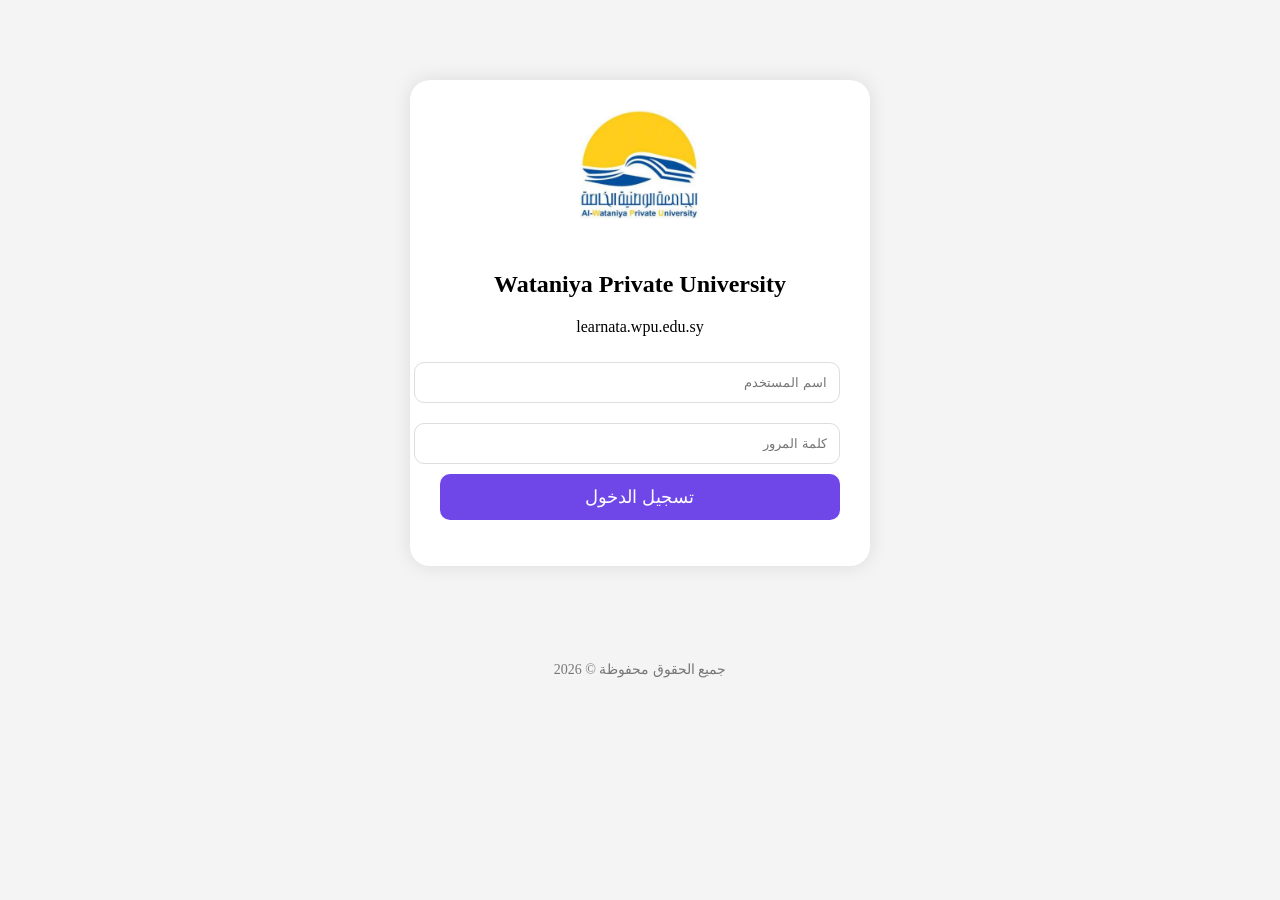
<file: index.html>
<!DOCTYPE html>
<html lang="ar" dir="rtl">

<head>
<meta charset="UTF-8">
<meta name="viewport" content="width=device-width, initial-scale=1.0">
<title>Learnata WPU</title>

<link rel="stylesheet" href="style.css">
</head>

<body>
  <script>
if(sessionStorage.getItem("logged")!=="yes"){
window.location.href="login.html";
}
</script>

<div class="top-header">

<div class="university">

<img src="images/logo.png" class="header-logo">

<div>
<h2>Wataniya Private University (WPU)</h2>
<p>learnata.wpu.edu.sy</p>
</div>

</div>

<div class="user-info">

<img src="images/profile.jpg" class="top-profile">

<div>
<h3>شام خالد صليعي</h3>
<p>202310199</p>
</div>

</div>

</div>



</div>
<div class="layout">

<div class="sidebar">

<div class="menu-item">👤 ملفي</div>
<div class="submenu">
<a href="profile.html">الشخصي</a>
<a href="profile.html">الأكاديمي</a>
<a href="my-financial.html">المالي</a>
</div>

<div class="menu-item">📅 التقويم</div>
<div class="submenu">
<a href="#">التقويم الأكاديمي</a>
<a href="#">جدول المحاضرات</a>
<a href="#">جدول الامتحانات</a>
<a href="#">تقويمي</a>
</div>

<div class="menu-item">📊 الدرجات</div>
<div class="submenu">
<a href="semesters.html">حالتي عبر الفصول</a>
<a href="grades.html">كشف علامات الفصل الحالي</a>
<a href="grades.html">كشف علامات حسب الفصول</a>
</div>

<div class="menu-item">📝 التسجيل</div>
<div class="submenu">
<a href="#">قواعد التسجيل</a>
<a href="#">المقررات المتبقية</a>
<a href="#">المقررات المتاحة</a>
<a href="#">تسجيل المقررات</a>
<a href="#">إضافة وسحب المقررات</a>
<a href="#">تغيير الفئات</a>
<a href="#">تجميد الدراسة</a>
</div>

<div class="menu-item">💰 المالي</div>
<div class="submenu">
<a href="financial.html">كشف الحساب</a>
<a href="#">البنوك</a>
<a href="#">الدفع الإلكتروني</a>
</div>

<div class="menu-item">🏛 الخدمات</div>
<div class="submenu">
<a href="#">المكتبة الإلكترونية</a>
<a href="#">الكتب الجامعية</a>
<a href="#">السكن</a>
<a href="#">مخبر الأسنان</a>
</div>

<div class="menu-item">📋 الاستبيانات</div>
<div class="submenu">
<a href="#">الاستبيانات</a>
</div>

<div class="menu-item">🎓 المحتوى الأكاديمي</div>
<div class="submenu">
<a href="#">المحتوى الأكاديمي</a>
</div>

<div class="menu-item">🏢 الحرم الذكي</div>
<div class="submenu">
<a href="#">الحرم الذكي</a>
</div>

<div class="menu-item" onclick="logout()">🚪 تسجيل الخروج</div>
</div>

<div class="main-content">


<div class="card">

<h1>لوحة الطالب</h1>

<div class="stats">

<div class="stat-box">
<h2>202310199</h2>
<p>الرقم الجامعي</p>
</div>

<div class="stat-box">
<h2>الصيدلة</h2>
<p>التخصص</p>
</div>

<div class="stat-box">
<h2>السنة الثالثة</h2>
<p>المستوى</p>
</div>

<div class="stat-box">
<h2>1.87</h2>
<p>المعدل التراكمي</p>
</div>

</div>

</div>

</div>


<script>

let items=document.querySelectorAll(".menu-item");

items.forEach(item=>{

item.addEventListener("click",()=>{

let next=item.nextElementSibling;

next.classList.toggle("show");

});

});
function logout(){

sessionStorage.removeItem("logged");

window.location.href="login.html";

}
</script>

</body>
</html>
</file>
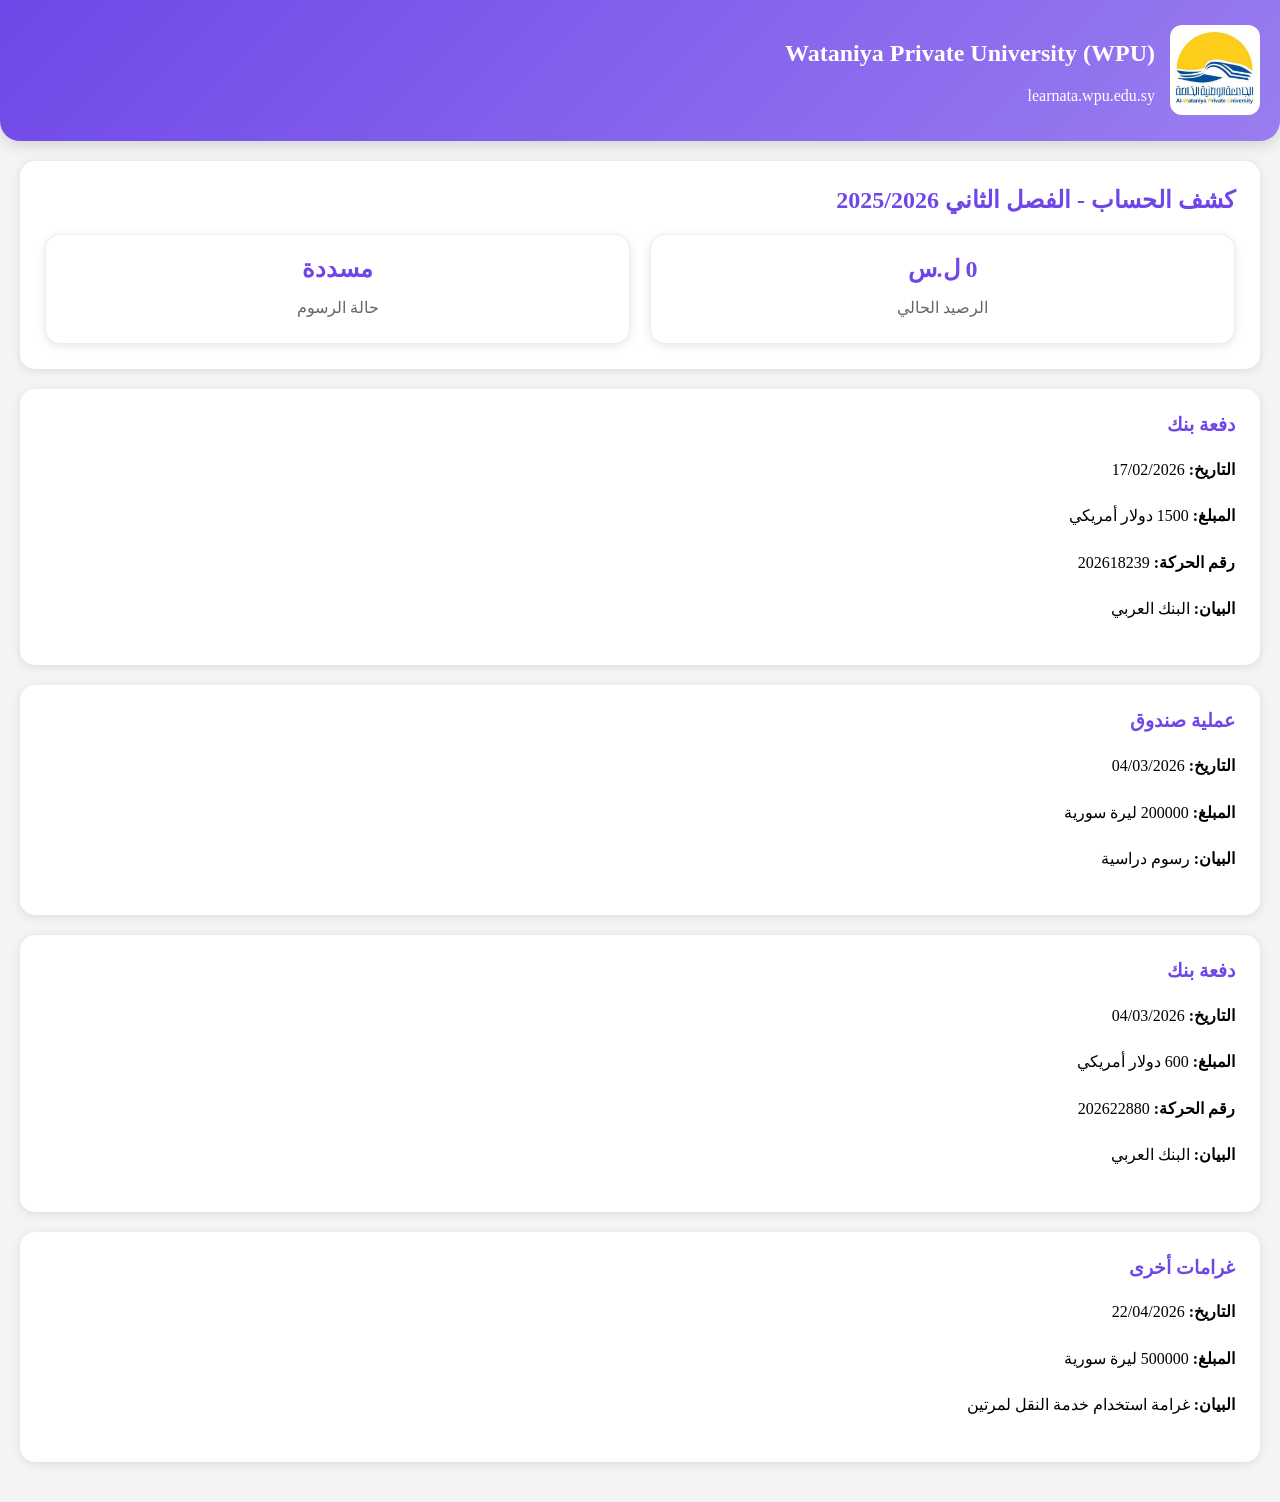
<file: financial.html>
<!DOCTYPE html>
<html lang="ar" dir="rtl">

<head>
<meta charset="UTF-8">
<meta name="viewport" content="width=device-width, initial-scale=1.0">
<title>كشف الحساب</title>
<link rel="stylesheet" href="style.css">
</head>

<body>

<div class="top-header">

<div class="university">

<img src="images/logo.png" class="header-logo">

<div>
<h2>Wataniya Private University (WPU)</h2>
<p>learnata.wpu.edu.sy</p>
</div>

</div>

</div>

<div class="main-content">

<div class="card">

<h2>كشف الحساب - الفصل الثاني 2025/2026</h2>

<div class="stats">

<div class="stat-box">
<h2>0 ل.س</h2>
<p>الرصيد الحالي</p>
</div>

<div class="stat-box">
<h2>مسددة</h2>
<p>حالة الرسوم</p>
</div>

</div>

</div>

<div class="card">

<h3>دفعة بنك</h3>

<p><strong>التاريخ:</strong> 17/02/2026</p>

<p><strong>المبلغ:</strong> 1500 دولار أمريكي</p>

<p><strong>رقم الحركة:</strong> 202618239</p>

<p><strong>البيان:</strong> البنك العربي</p>

</div>

<div class="card">

<h3>عملية صندوق</h3>

<p><strong>التاريخ:</strong> 04/03/2026</p>

<p><strong>المبلغ:</strong> 200000 ليرة سورية</p>

<p><strong>البيان:</strong> رسوم دراسية</p>

</div>

<div class="card">

<h3>دفعة بنك</h3>

<p><strong>التاريخ:</strong> 04/03/2026</p>

<p><strong>المبلغ:</strong> 600 دولار أمريكي</p>

<p><strong>رقم الحركة:</strong> 202622880</p>

<p><strong>البيان:</strong> البنك العربي</p>

</div>

<div class="card">

<h3>غرامات أخرى</h3>

<p><strong>التاريخ:</strong> 22/04/2026</p>

<p><strong>المبلغ:</strong> 500000 ليرة سورية</p>

<p><strong>البيان:</strong> غرامة استخدام خدمة النقل لمرتين</p>

</div>

</div>

</body>
</html>
</file>
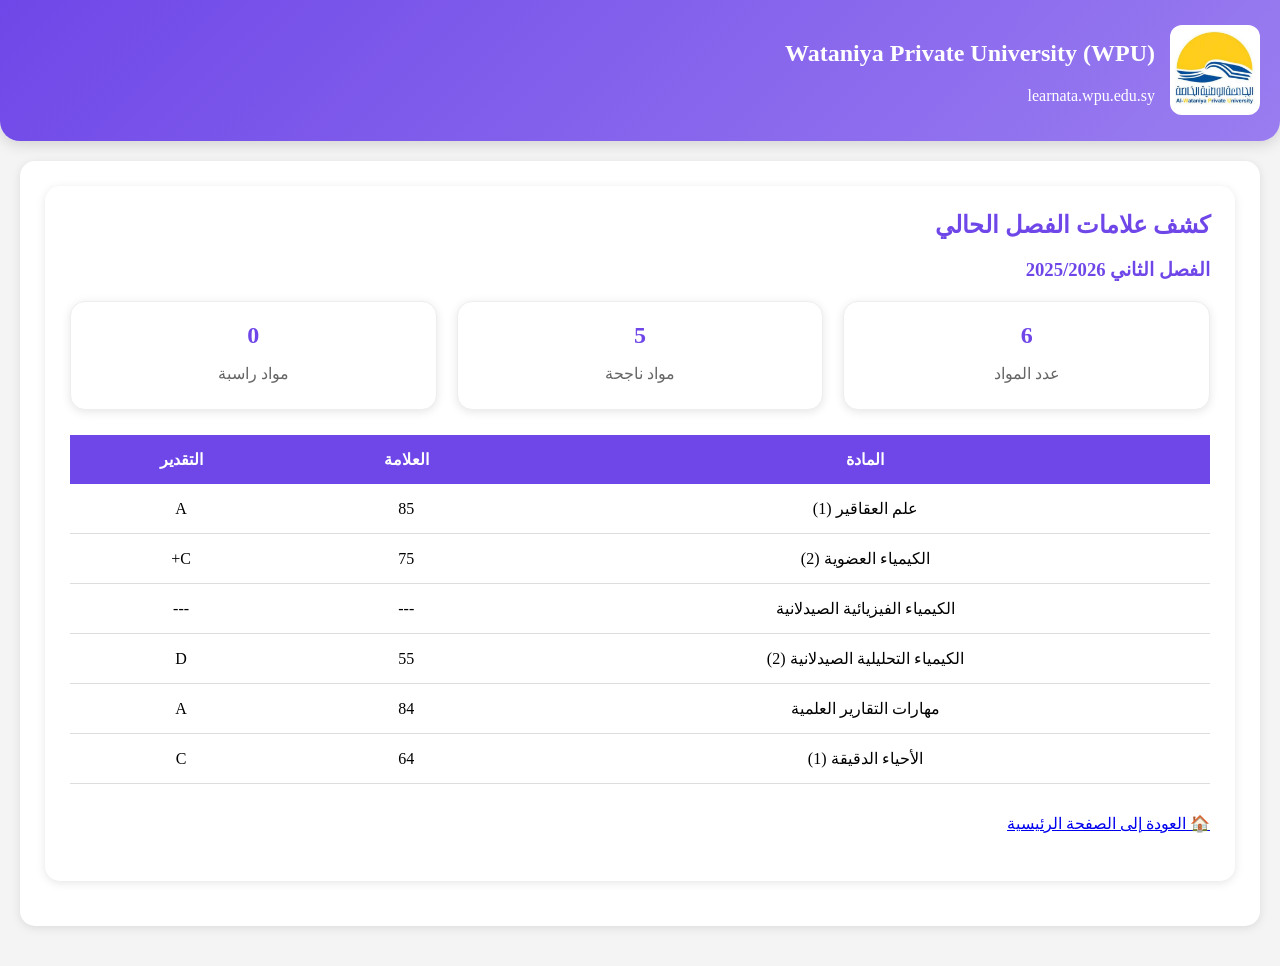
<file: grades.html>
<!DOCTYPE html>
<html lang="ar" dir="rtl">

<head>
<meta charset="UTF-8">
<meta name="viewport" content="width=device-width, initial-scale=1.0">
<title>كشف علامات الفصل الحالي</title>
<link rel="stylesheet" href="style.css">
</head>

<body>

<div class="top-header">

<div class="university">

<img src="images/logo.png" class="header-logo">

<div>
<h2>Wataniya Private University (WPU)</h2>
<p>learnata.wpu.edu.sy</p>
</div>

</div>

</div>

<div class="main-content">
<div class="card">


<div class="card">

<h2>كشف علامات الفصل الحالي</h2>

<h3>الفصل الثاني 2025/2026</h3>

<div class="stats">

<div class="stat-box">
<h2>6</h2>
<p>عدد المواد</p>
</div>

<div class="stat-box">
<h2>5</h2>
<p>مواد ناجحة</p>
</div>

<div class="stat-box">
<h2>0</h2>
<p>مواد راسبة</p>
</div>


</div>

<table class="grades-table">

<tr>
<th>المادة</th>
<th>العلامة</th>
<th>التقدير</th>
</tr>

<tr>
<td>علم العقاقير (1)</td>
<td>85</td>
<td>A</td>
</tr>

<tr>
<td>الكيمياء العضوية (2)</td>
<td>75</td>
<td>C+</td>
</tr>

<tr>
<td>الكيمياء الفيزيائية الصيدلانية</td>
<td>---</td>
<td>---</td>
</tr>

<tr>
<td>الكيمياء التحليلية الصيدلانية (2)</td>
<td>55</td>
<td>D</td>
</tr>

<tr>
<td>مهارات التقارير العلمية</td>
<td>84</td>
<td>A</td>
</tr>

<tr>
<td>الأحياء الدقيقة (1)</td>
<td>64</td>
<td>C</td>
</tr>

</table>

<p style="margin-top:25px;">
<a href="index.html">🏠 العودة إلى الصفحة الرئيسية</a>
</p>

</div>

</div>

</body>
</html>
</file>
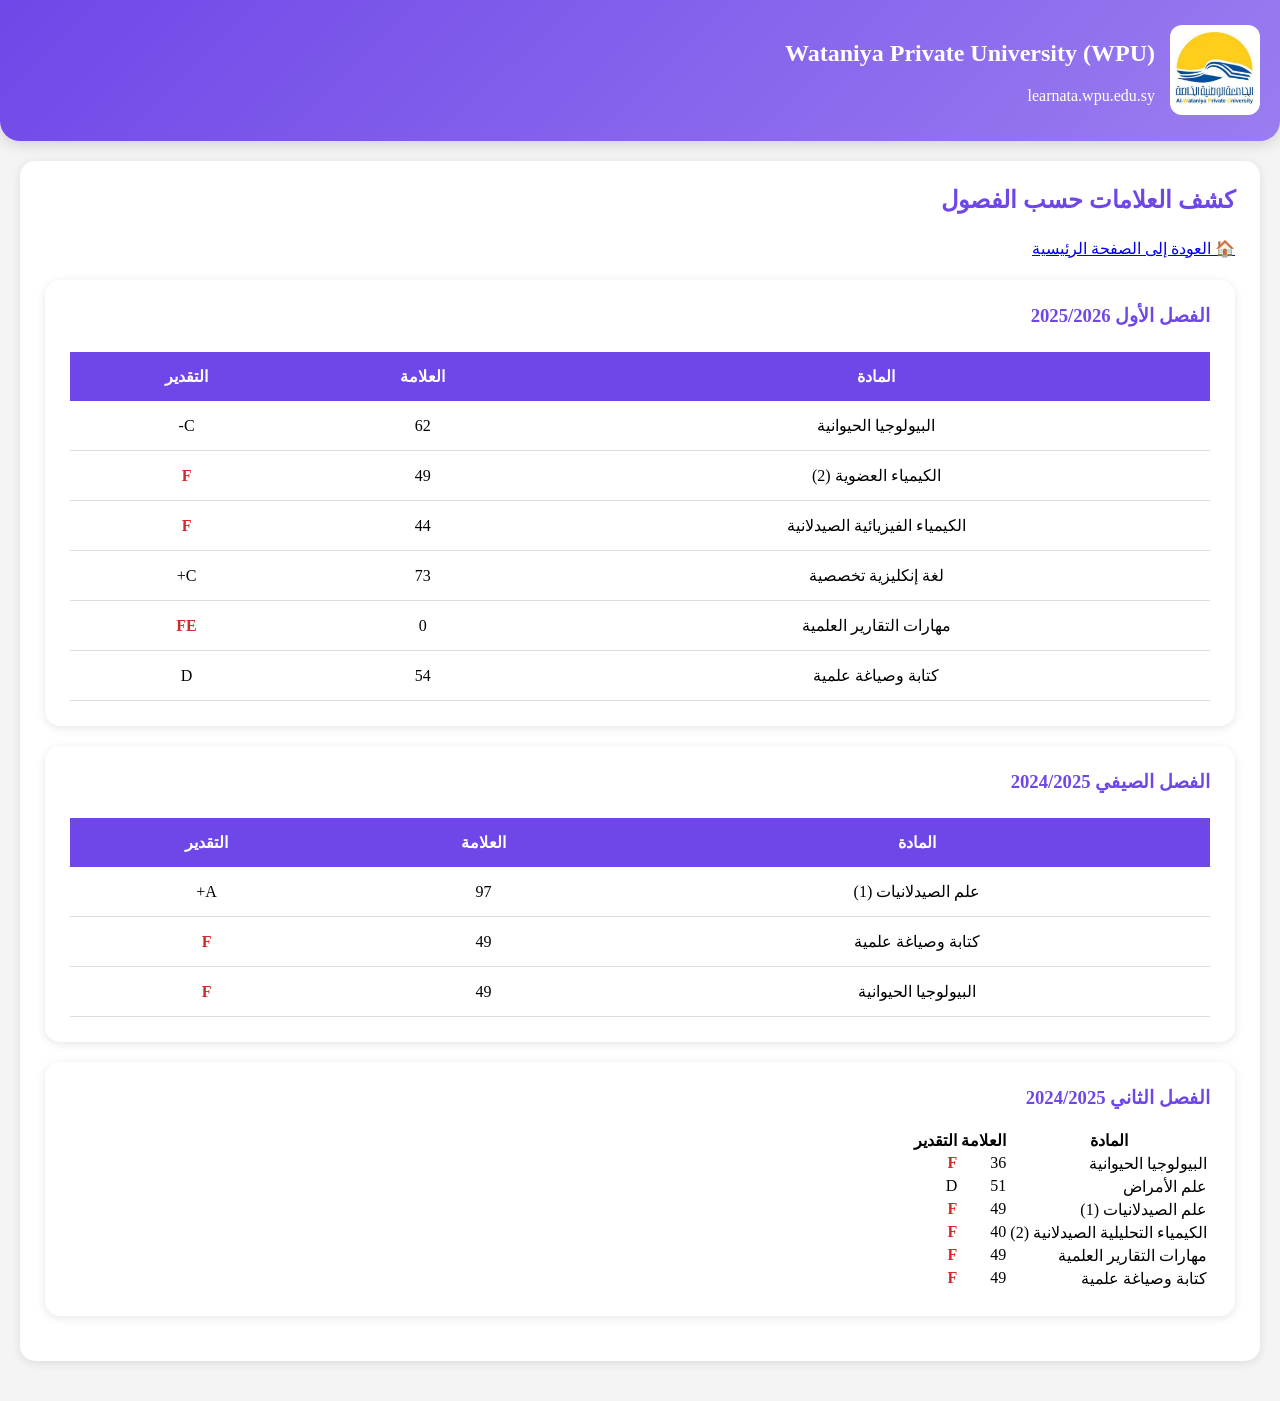
<file: grades_by_semesters.html>
<!DOCTYPE html>
<html lang="ar" dir="rtl">

<head>
<meta charset="UTF-8">
<meta name="viewport" content="width=device-width, initial-scale=1.0">
<title>كشف العلامات حسب الفصول</title>

<link rel="stylesheet" href="style.css">

</head>

<body>

<div class="top-header">

<div class="university">

<img src="images/logo.png" class="header-logo">

<div>
<h2>Wataniya Private University (WPU)</h2>
<p>learnata.wpu.edu.sy</p>
</div>

</div>

</div>

<div class="main-content">

<div class="card">

<h2>كشف العلامات حسب الفصول</h2>

<p>
<a href="index.html">🏠 العودة إلى الصفحة الرئيسية</a>
</p>

<div class="card">

<h3>الفصل الأول 2025/2026</h3>

<table class="grades-table">

<tr>
<th>المادة</th>
<th>العلامة</th>
<th>التقدير</th>
</tr>

<tr>
<td>البيولوجيا الحيوانية</td>
<td>62</td>
<td>C-</td>
</tr>

<tr>
<td>الكيمياء العضوية (2)</td>
<td>49</td>
<td class="fail">F</td>
</tr>

<tr>
<td>الكيمياء الفيزيائية الصيدلانية</td>
<td>44</td>
<td class="fail">F</td>
</tr>

<tr>
<td>لغة إنكليزية تخصصية</td>
<td>73</td>
<td>C+</td>
</tr>

<tr>
<td>مهارات التقارير العلمية</td>
<td>0</td>
<td class="fail">FE</td>
</tr>

<tr>
<td>كتابة وصياغة علمية</td>
<td>54</td>
<td>D</td>
</tr>

</table>

</div>
<div class="card">

<h3>الفصل الصيفي 2024/2025</h3>

<table class="grades-table">

<tr>
<th>المادة</th>
<th>العلامة</th>
<th>التقدير</th>
</tr>

<tr>
<td>علم الصيدلانيات (1)</td>
<td>97</td>
<td>A+</td>
</tr>

<tr>
<td>كتابة وصياغة علمية</td>
<td>49</td>
<td class="fail">F</td>
</tr>

<tr>
<td>البيولوجيا الحيوانية</td>
<td>49</td>
<td class="fail">F</td>
</tr>

</table>

</div>
  <div class="card">

<h3>الفصل الثاني 2024/2025</h3>

<table>

<tr>
<th>المادة</th>
<th>العلامة</th>
<th>التقدير</th>
</tr>

<tr>
<td>البيولوجيا الحيوانية</td>
<td>36</td>
<td class="fail">F</td>
</tr>

<tr>
<td>علم الأمراض</td>
<td>51</td>
<td>D</td>
</tr>

<tr>
<td>علم الصيدلانيات (1)</td>
<td>49</td>
<td class="fail">F</td>
</tr>

<tr>
<td>الكيمياء التحليلية الصيدلانية (2)</td>
<td>40</td>
<td class="fail">F</td>
</tr>

<tr>
<td>مهارات التقارير العلمية</td>
<td>49</td>
<td class="fail">F</td>
</tr>

<tr>
<td>كتابة وصياغة علمية</td>
<td>49</td>
<td class="fail">F</td>
</tr>

</table>

</div>
</div>

</div>

</body>
</html>
</file>
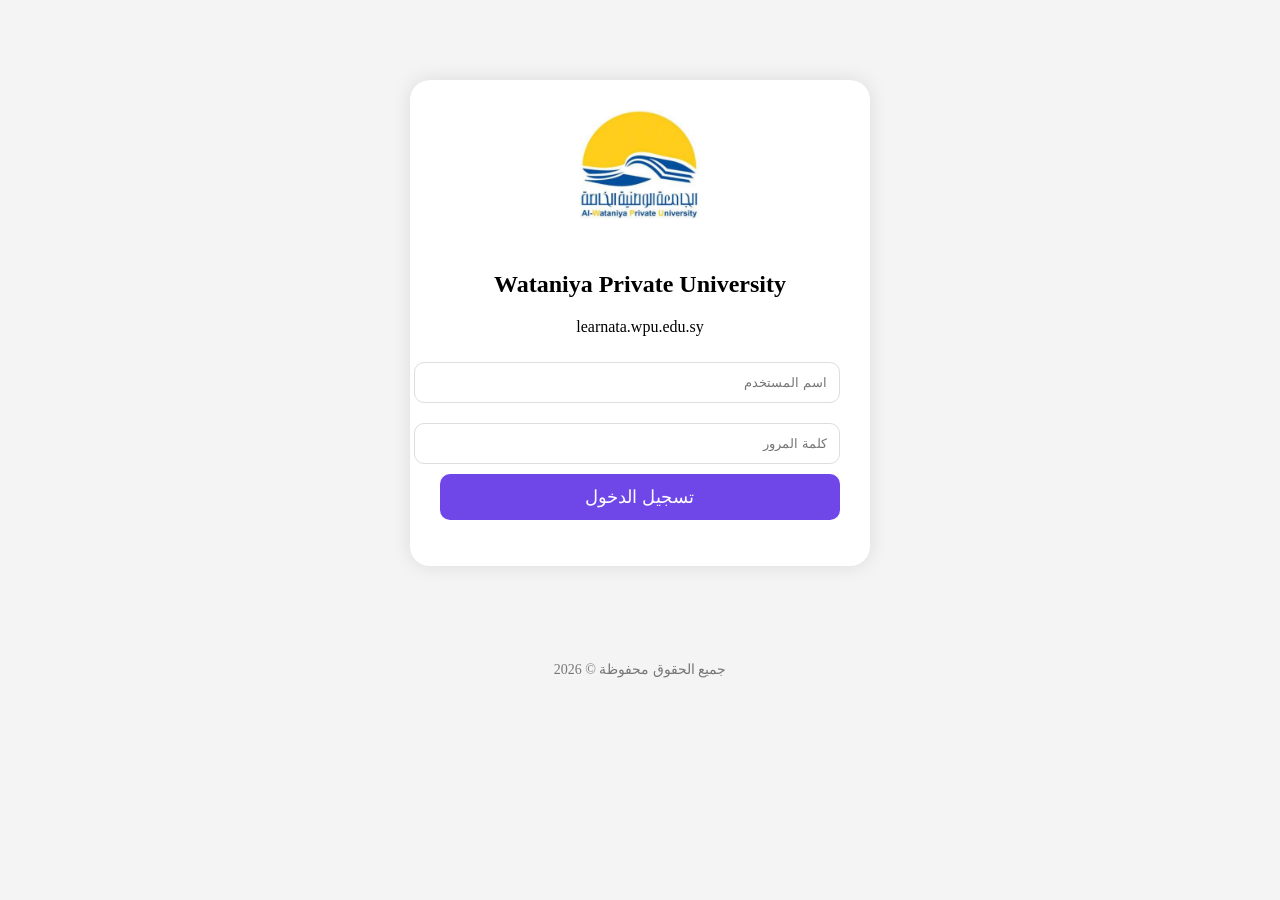
<file: login.html>
<!DOCTYPE html>
<html lang="ar" dir="rtl">

<head>
<meta charset="UTF-8">
<meta name="viewport" content="width=device-width, initial-scale=1.0">
<title>تسجيل الدخول</title>

<link rel="stylesheet" href="style.css">

<style>

.login-box{
width:400px;
max-width:90%;
background:white;
padding:30px;
border-radius:20px;
box-shadow:0 0 20px rgba(0,0,0,0.1);
margin:80px auto;
text-align:center;
}

.login-logo{
width:120px;
margin-bottom:20px;
}

.login-box input{
width:100%;
padding:12px;
margin:10px 0;
border:1px solid #ddd;
border-radius:10px;
}

.login-btn{
width:100%;
padding:12px;
border:none;
border-radius:10px;
background:#6f47e8;
color:white;
font-size:18px;
cursor:pointer;
}

.error{
color:red;
margin-top:10px;
}

</style>

</head>

<body>

<div class="login-box">

<img src="images/logo.png" class="login-logo">

<h2>Wataniya Private University</h2>

<p>learnata.wpu.edu.sy</p>

<input type="text" id="username" placeholder="اسم المستخدم">

<input type="password" id="password" placeholder="كلمة المرور">

<button class="login-btn" onclick="login()">
تسجيل الدخول
</button>

<p id="error" class="error"></p>

</div>

<script>

function login(){

let user=document.getElementById("username").value;
let pass=document.getElementById("password").value;

if(user==="202310199" && pass==="sham12345"){

sessionStorage.setItem("logged","yes");
window.location.href="index.html";

}

else{

document.getElementById("error").innerText="بيانات الدخول غير صحيحة";

}

}

</script>
  
<div class="footer">
جميع الحقوق محفوظة © 2026
</div>
</body>

</html>
</file>
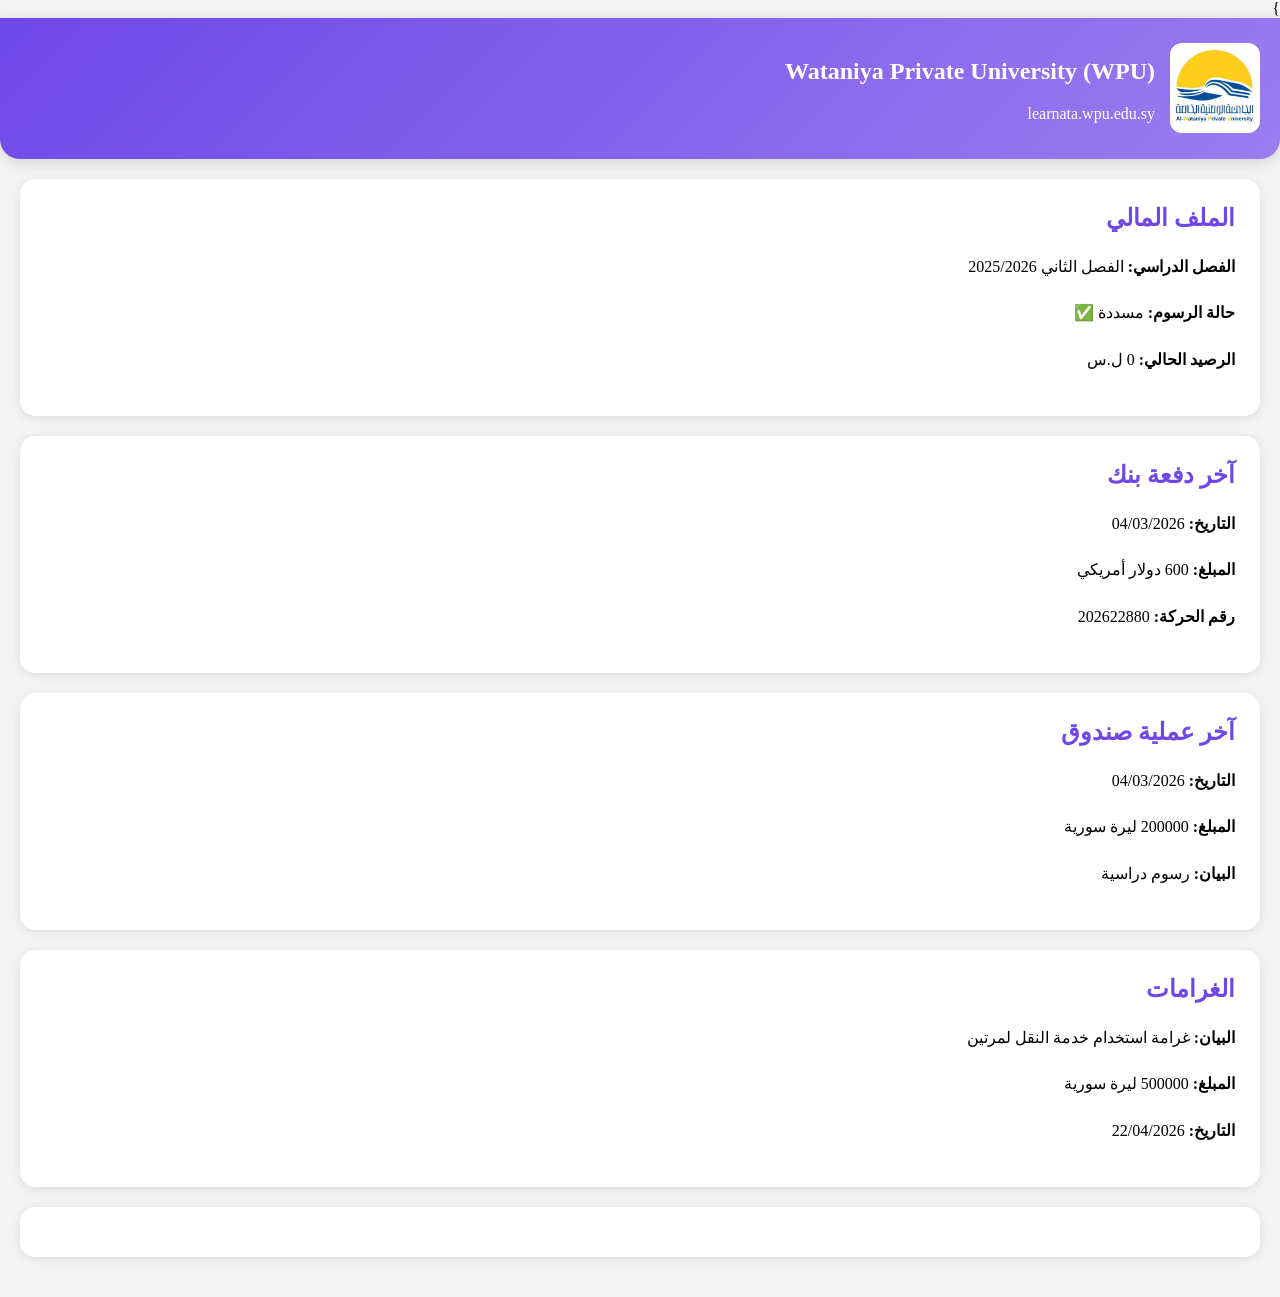
<file: my-financial.html>
}
<!DOCTYPE html>
<html lang="ar" dir="rtl">

<head>
<meta charset="UTF-8">
<meta name="viewport" content="width=device-width, initial-scale=1.0">
<title>الملف المالي</title>
<link rel="stylesheet" href="style.css">
</head>

<body>

<div class="top-header">

<div class="university">

<img src="images/logo.png" class="header-logo">

<div>
<h2>Wataniya Private University (WPU)</h2>
<p>learnata.wpu.edu.sy</p>
</div>

</div>

</div>

<div class="main-content">

<div class="card">

<h2>الملف المالي</h2>

<p><strong>الفصل الدراسي:</strong> الفصل الثاني 2025/2026</p>

<p><strong>حالة الرسوم:</strong> مسددة ✅</p>

<p><strong>الرصيد الحالي:</strong> 0 ل.س</p>

</div>

<div class="card">

<h2>آخر دفعة بنك</h2>

<p><strong>التاريخ:</strong> 04/03/2026</p>
  
<p><strong>المبلغ:</strong> 600 دولار أمريكي</p>

<p><strong>رقم الحركة:</strong> 202622880</p>

</div>

<div class="card">

<h2>آخر عملية صندوق</h2>

<p><strong>التاريخ:</strong> 04/03/2026</p>

<p><strong>المبلغ:</strong> 200000 ليرة سورية</p>

<p><strong>البيان:</strong> رسوم دراسية</p>

</div>

<div class="card">

<h2>الغرامات</h2>

<p><strong>البيان:</strong> غرامة استخدام خدمة النقل لمرتين</p>

<p><strong>المبلغ:</strong> 500000 ليرة سورية</p>

<p><strong>التاريخ:</strong> 22/04/2026</p>

</div>

<div class="card">
</file>
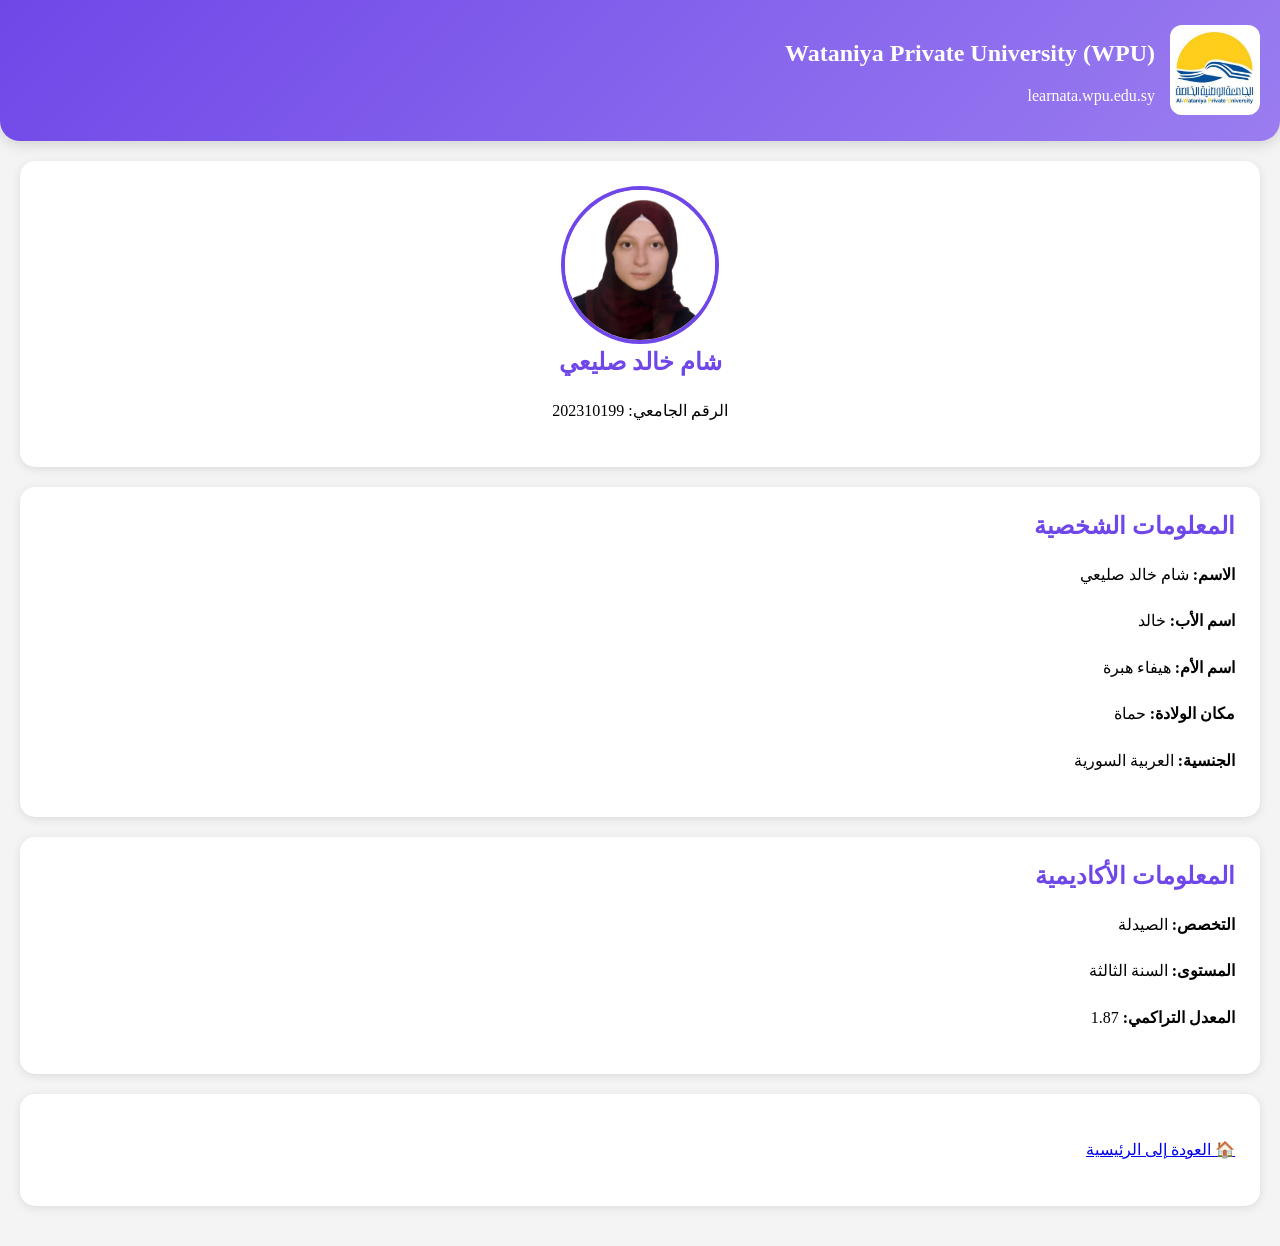
<file: profile.html>
<!DOCTYPE html>
<html lang="ar" dir="rtl">

<head>
<meta charset="UTF-8">
<meta name="viewport" content="width=device-width, initial-scale=1.0">
<title>الملف الشخصي</title>
<link rel="stylesheet" href="style.css">
</head>

<body>

<div class="top-header">

<div class="university">

<img src="images/logo.png" class="header-logo">

<div>
<h2>Wataniya Private University (WPU)</h2>
<p>learnata.wpu.edu.sy</p>
</div>

</div>

</div>

<div class="main-content">

<div class="card" style="text-align:center;">

<img src="images/profile.jpg"
style="width:150px;height:150px;border-radius:50%;border:4px solid #6f47e8;object-fit:cover;">

<h2>شام خالد صليعي</h2>

<p>الرقم الجامعي: 202310199</p>

</div>

<div class="card">

<h2>المعلومات الشخصية</h2>

<p><strong>الاسم:</strong> شام خالد صليعي</p>
<p><strong>اسم الأب:</strong> خالد</p>
<p><strong>اسم الأم:</strong> هيفاء هبرة</p>
<p><strong>مكان الولادة:</strong> حماة</p>
<p><strong>الجنسية:</strong> العربية السورية</p>

</div>

<div class="card">

<h2>المعلومات الأكاديمية</h2>

<p><strong>التخصص:</strong> الصيدلة</p>
<p><strong>المستوى:</strong> السنة الثالثة</p>
<p><strong>المعدل التراكمي:</strong> 1.87</p>

</div>

<div class="card">

<p>
<a href="index.html">🏠 العودة إلى الرئيسية</a>
</p>

</div>

</div>

</body>
</html>
</file>
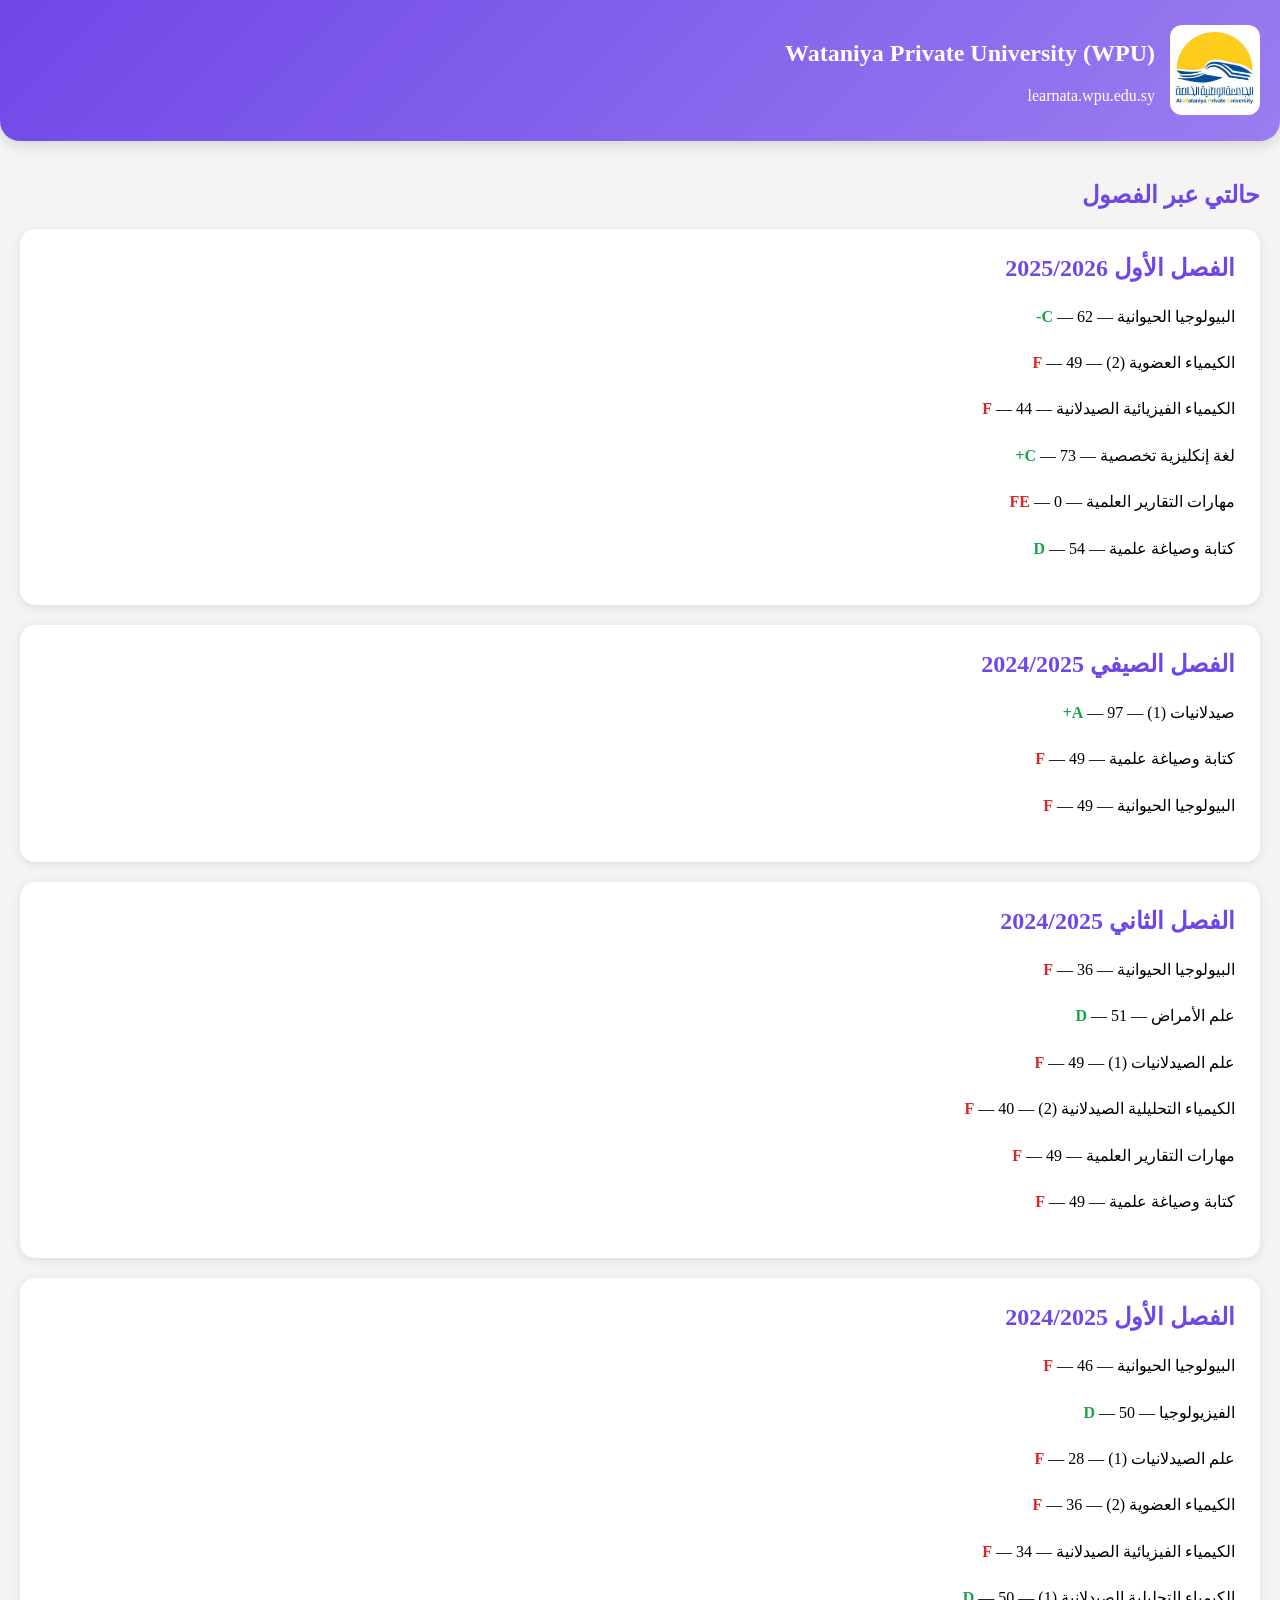
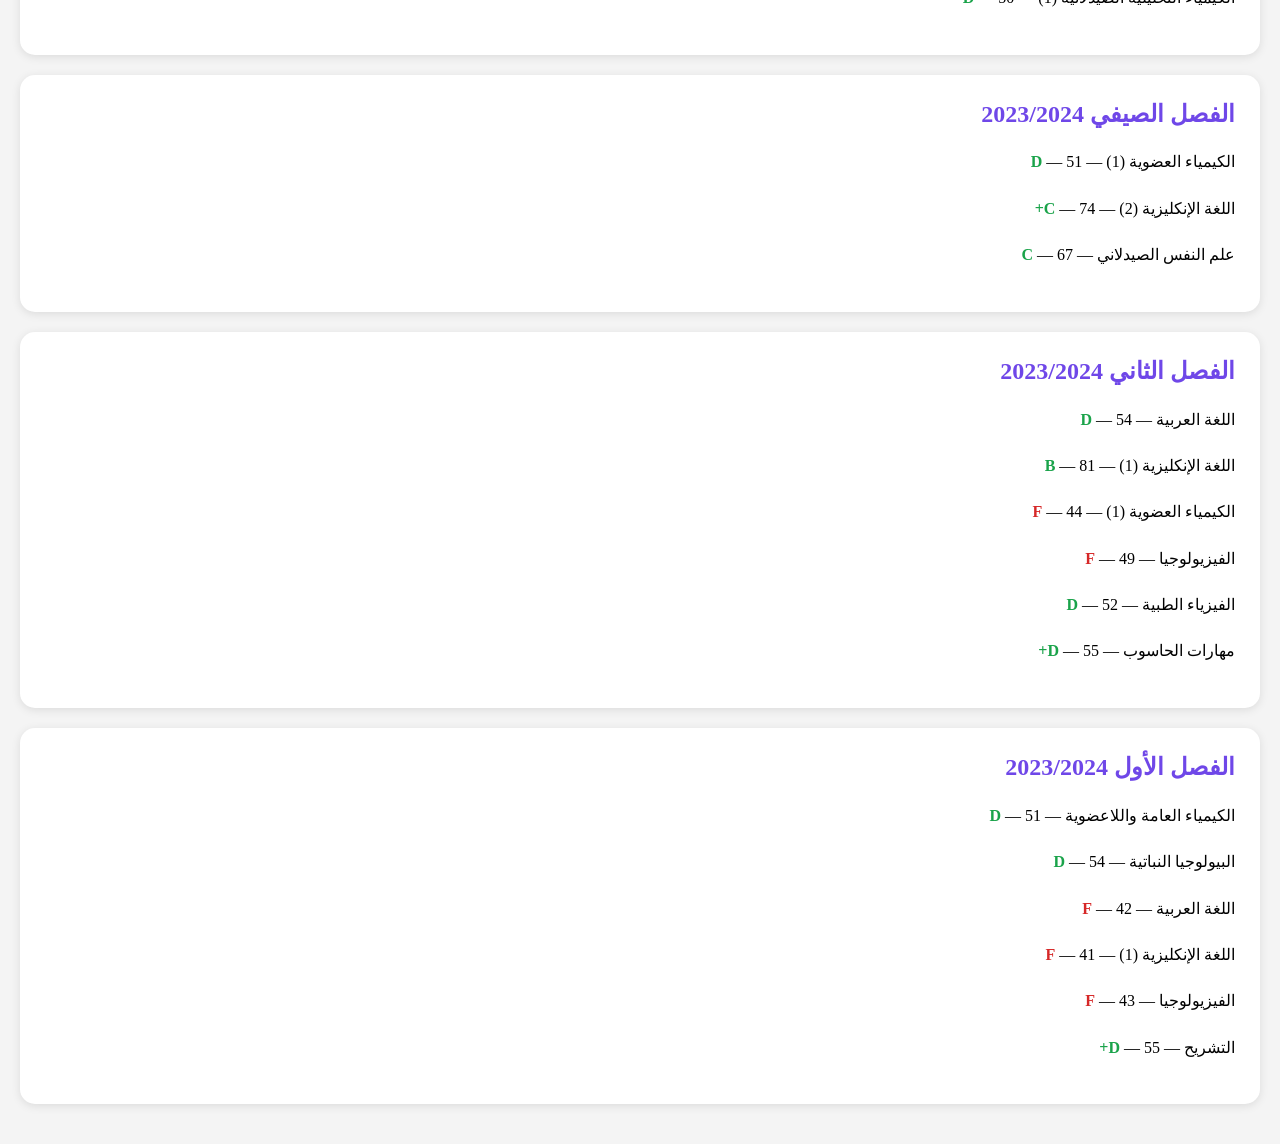
<file: semesters.html>
<!DOCTYPE html>
<html lang="ar" dir="rtl">

<head>
<meta charset="UTF-8">
<meta name="viewport" content="width=device-width, initial-scale=1.0">
<title>حالتي عبر الفصول</title>
<link rel="stylesheet" href="style.css">
</head>

<body>

<div class="top-header">

<div class="university">
<img src="images/logo.png" class="header-logo">
<div>
<h2>Wataniya Private University (WPU)</h2>
<p>learnata.wpu.edu.sy</p>
</div>
</div>

</div>

<div class="main-content">

<h2 class="page-title">حالتي عبر الفصول</h2>

<!-- 1 -->

<!-- 2 -->
<div class="card">
<h2>الفصل الأول 2025/2026</h2>
<p>البيولوجيا الحيوانية — 62 — <span class="pass">C-</span></p>
<p>الكيمياء العضوية (2) — 49 — <span class="fail">F</span></p>
<p>الكيمياء الفيزيائية الصيدلانية — 44 — <span class="fail">F</span></p>
<p>لغة إنكليزية تخصصية — 73 — <span class="pass">C+</span></p>
<p>مهارات التقارير العلمية — 0 — <span class="fail">FE</span></p>
<p>كتابة وصياغة علمية — 54 — <span class="pass">D</span></p>
</div>

<!-- 3 -->
<div class="card">
<h2>الفصل الصيفي 2024/2025</h2>

<p>صيدلانيات (1) — 97 — <span class="pass">A+</span></p>
<p>كتابة وصياغة علمية — 49 — <span class="fail">F</span></p>
<p>البيولوجيا الحيوانية — 49 — <span class="fail">F</span></p>

</div>

<!-- 4 -->
<div class="card">
<h2>الفصل الثاني 2024/2025</h2>
<p>البيولوجيا الحيوانية — 36 — <span class="fail">F</span></p>
<p>علم الأمراض — 51 — <span class="pass">D</span></p>
<p>علم الصيدلانيات (1) — 49 — <span class="fail">F</span></p>
<p>الكيمياء التحليلية الصيدلانية (2) — 40 — <span class="fail">F</span></p>
<p>مهارات التقارير العلمية — 49 — <span class="fail">F</span></p>
<p>كتابة وصياغة علمية — 49 — <span class="fail">F</span></p>
</div>

<!-- 5 -->
<div class="card">
<h2>الفصل الأول 2024/2025</h2>
<p>البيولوجيا الحيوانية — 46 — <span class="fail">F</span></p>
<p>الفيزيولوجيا — 50 — <span class="pass">D</span></p>
<p>علم الصيدلانيات (1) — 28 — <span class="fail">F</span></p>
<p>الكيمياء العضوية (2) — 36 — <span class="fail">F</span></p>
<p>الكيمياء الفيزيائية الصيدلانية — 34 — <span class="fail">F</span></p>
<p>الكيمياء التحليلية الصيدلانية (1) — 50 — <span class="pass">D</span></p>
</div>

<!-- 6 -->
<div class="card">
<h2>الفصل الصيفي 2023/2024</h2>
<p>الكيمياء العضوية (1) — 51 — <span class="pass">D</span></p>
<p>اللغة الإنكليزية (2) — 74 — <span class="pass">C+</span></p>
<p>علم النفس الصيدلاني — 67 — <span class="pass">C</span></p>
</div>

<!-- 7 -->
<div class="card">
<h2>الفصل الثاني 2023/2024</h2>
<p>اللغة العربية — 54 — <span class="pass">D</span></p>
<p>اللغة الإنكليزية (1) — 81 — <span class="pass">B</span></p>
<p>الكيمياء العضوية (1) — 44 — <span class="fail">F</span></p>
<p>الفيزيولوجيا — 49 — <span class="fail">F</span></p>
<p>الفيزياء الطبية — 52 — <span class="pass">D</span></p>
<p>مهارات الحاسوب — 55 — <span class="pass">D+</span></p>
</div>

<!-- 8 -->
<div class="card">
<h2>الفصل الأول 2023/2024</h2>
<p>الكيمياء العامة واللاعضوية — 51 — <span class="pass">D</span></p>
<p>البيولوجيا النباتية — 54 — <span class="pass">D</span></p>
<p>اللغة العربية — 42 — <span class="fail">F</span></p>
<p>اللغة الإنكليزية (1) — 41 — <span class="fail">F</span></p>
<p>الفيزيولوجيا — 43 — <span class="fail">F</span></p>
<p>التشريح — 55 — <span class="pass">D+</span></p>
</div>

</div>

</body>
</html>
</file>
<file: style.css>
body{
margin:0;
font-family:Tahoma;
background:#f4f4f4;
}

.top-header{
background:linear-gradient(135deg,#6f47e8,#9a7df0);
padding:20px;
display:flex;
justify-content:space-between;
align-items:center;
color:white;
border-radius:0 0 20px 20px;
box-shadow:0 3px 15px rgba(0,0,0,0.15);
}

.university{
display:flex;
align-items:center;
gap:15px;
}

.header-logo{
width:80px;
height:80px;
background:white;
padding:5px;
border-radius:12px;
object-fit:contain;
}

.user-info{
display:flex;
align-items:center;
gap:15px;
}

.top-profile{
width:80px;
height:80px;
border-radius:50%;
border:4px solid white;
object-fit:cover;
}

.layout{
display:flex;
}

.sidebar{
width:280px;
background:white;
padding:15px;
box-shadow:0 2px 10px rgba(0,0,0,.1);
border-radius:15px;
margin:15px;
}

.menu-item{
background:#f5f5f5;
padding:15px;
margin-bottom:10px;
border-radius:10px;
cursor:pointer;
font-weight:bold;
transition:0.3s;
}

.menu-item:hover{
background:#ece7ff;
}

.submenu{
display:none;
padding-right:15px;
}

.submenu.show{
display:block;
}

.submenu a{
display:block;
padding:10px;
text-decoration:none;
color:#444;
border-radius:8px;
}

.submenu a:hover{
background:#f1ebff;
}

.main-content{
flex:1;
padding:20px;
}

.card{
background:white;
padding:25px;
margin-bottom:20px;
border-radius:15px;
box-shadow:0 2px 10px rgba(0,0,0,.1);
}

.card h1,
.card h2{
color:#6f47e8;
margin-top:0;
}

.stats{
display:grid;
grid-template-columns:repeat(auto-fit,minmax(200px,1fr));
gap:20px;
margin-top:20px;
}

.stat-box{
background:#fafafa;
padding:20px;
border-radius:15px;
text-align:center;
border:1px solid #eee;
}

.stat-box h2{
color:#6f47e8;
margin-bottom:10px;
}

.stat-box p{
color:#666;
margin:0;
}
.stats{
display:grid;
grid-template-columns:repeat(auto-fit,minmax(250px,1fr));
gap:20px;
}

.stat-box{
background:white;
padding:20px;
border-radius:15px;
box-shadow:0 2px 10px rgba(0,0,0,.1);
}

.stat-box h3{
color:#6f47e8;
margin-bottom:10px;
}
.footer{
text-align:center;
margin-top:30px;
padding:15px;
color:#777;
font-size:14px;
}
.card h3{
color:#6f47e8;
margin-top:0;
}

.card p{
line-height:1.9;
}
.pass{
color:#1aa34a;
font-weight:bold;
}

.fail{
color:#d62828;
font-weight:bold;
}

.page-title{
color:#6f47e8;
margin-bottom:20px;
}
.grades-table{
width:100%;
border-collapse:collapse;
margin-top:25px;
background:white;
}

.grades-table th{
background:#6f47e8;
color:white;
padding:15px;
}

.grades-table td{
padding:15px;
border-bottom:1px solid #ddd;
text-align:center;
}

.grades-table tr:hover{
background:#f8f5ff;
}
</file>
